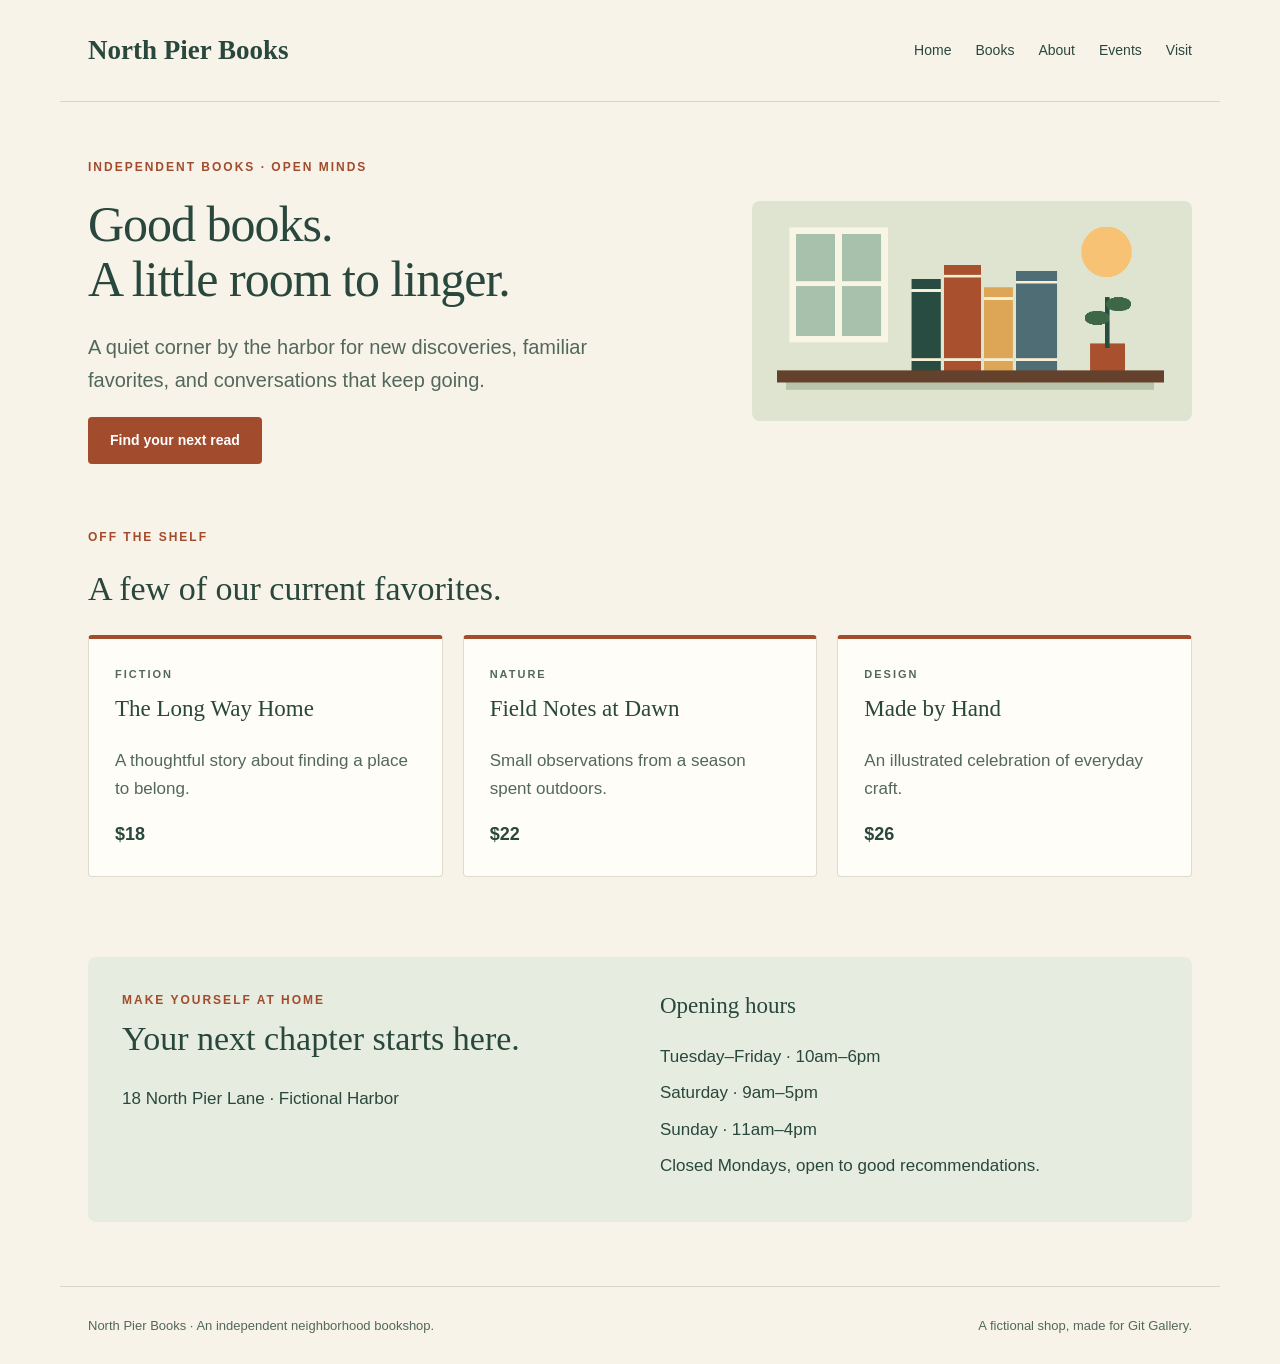
<file: index.html>
<!doctype html>
<html lang="en">
<head>
    <meta charset="utf-8">
    <meta name="viewport" content="width=device-width, initial-scale=1">
    <title>Welcome | North Pier Books</title>
    <link rel="stylesheet" href="styles.css">
</head>
<body>
    <header class="site-header">
        <a class="brand" href="index.html">North Pier Books</a>
        <nav aria-label="Main navigation"><a href="index.html">Home</a> <a href="index.html#books">Books</a> <a href="about.html">About</a> <a href="events.html">Events</a> <a href="index.html#visit">Visit</a></nav>
    </header>
    <main>
        <section class="hero">
            <div class="hero-copy">
                <p class="eyebrow">Independent books · Open minds</p>
                <h1>Good books.<br>A little room to linger.</h1>
                <p class="lede">A quiet corner by the harbor for new discoveries, familiar favorites, and conversations that keep going.</p>
                <a class="button" href="#books">Find your next read</a>
            </div>
        <img class="hero-art" src="assets/reading-room.png" width="800" height="400" alt="Original illustration of books on a shelf beside a window and plant">
        </section>
        <section id="books"><p class="eyebrow">Off the shelf</p><h2>A few of our current favorites.</h2><div class="shelf">
                <article class="book"><p class="category">Fiction</p><h3>The Long Way Home</h3><p>A thoughtful story about finding a place to belong.</p><span class="price">$18</span></article>
                <article class="book"><p class="category">Nature</p><h3>Field Notes at Dawn</h3><p>Small observations from a season spent outdoors.</p><span class="price">$22</span></article>
                <article class="book"><p class="category">Design</p><h3>Made by Hand</h3><p>An illustrated celebration of everyday craft.</p><span class="price">$26</span></article>
            </div></section>
        <section class="visit" id="visit">
            <div><p class="eyebrow">Make yourself at home</p><h2>Your next chapter starts here.</h2><p>18 North Pier Lane · Fictional Harbor</p></div>
            <div><h3>Opening hours</h3><p>Tuesday–Friday · 10am–6pm</p><p>Saturday · 9am–5pm</p><p>Sunday · 11am–4pm</p><p>Closed Mondays, open to good recommendations.</p></div>
        </section>
    </main>
    <footer class="site-footer">
        <span>North Pier Books · An independent neighborhood bookshop.</span>
        <span>A fictional shop, made for Git Gallery.</span>
    </footer>
</body>
</html>
</file>
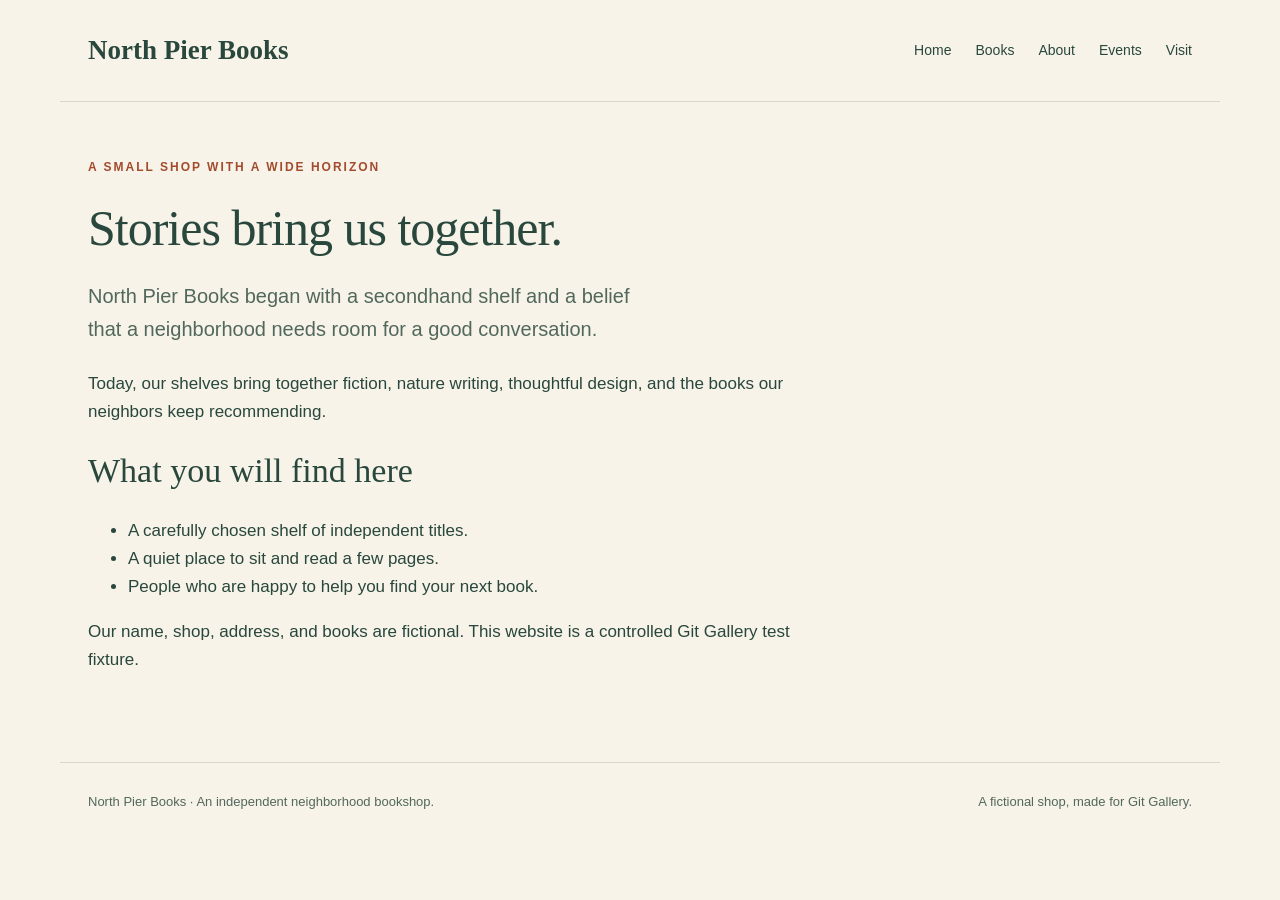
<file: about.html>
<!doctype html>
<html lang="en">
<head>
    <meta charset="utf-8">
    <meta name="viewport" content="width=device-width, initial-scale=1">
    <title>Our story | North Pier Books</title>
    <link rel="stylesheet" href="styles.css">
</head>
<body>
    <header class="site-header">
        <a class="brand" href="index.html">North Pier Books</a>
        <nav aria-label="Main navigation"><a href="index.html">Home</a> <a href="index.html#books">Books</a> <a href="about.html">About</a> <a href="events.html">Events</a> <a href="index.html#visit">Visit</a></nav>
    </header>
    <main>
        <section class="story"><p class="eyebrow">A small shop with a wide horizon</p><h1>Stories bring us together.</h1><p class="lede">North Pier Books began with a secondhand shelf and a belief that a neighborhood needs room for a good conversation.</p><p>Today, our shelves bring together fiction, nature writing, thoughtful design, and the books our neighbors keep recommending.</p><h2>What you will find here</h2><ul><li>A carefully chosen shelf of independent titles.</li><li>A quiet place to sit and read a few pages.</li><li>People who are happy to help you find your next book.</li></ul><p>Our name, shop, address, and books are fictional. This website is a controlled Git Gallery test fixture.</p></section>
    </main>
    <footer class="site-footer">
        <span>North Pier Books · An independent neighborhood bookshop.</span>
        <span>A fictional shop, made for Git Gallery.</span>
    </footer>
</body>
</html>
</file>
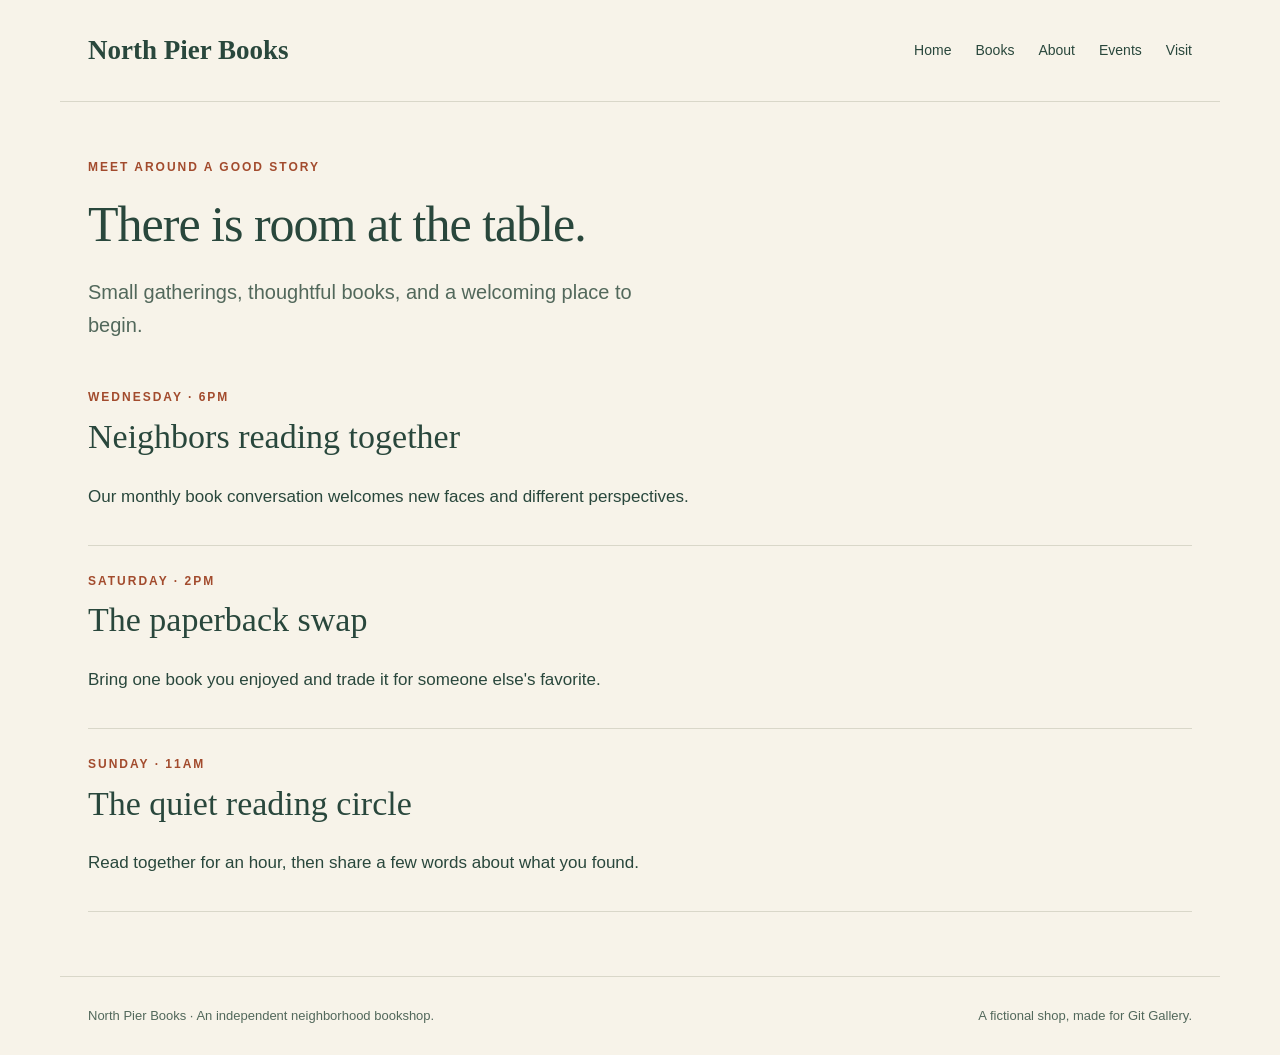
<file: events.html>
<!doctype html>
<html lang="en">
<head>
    <meta charset="utf-8">
    <meta name="viewport" content="width=device-width, initial-scale=1">
    <title>Events | North Pier Books</title>
    <link rel="stylesheet" href="styles.css">
</head>
<body>
    <header class="site-header">
        <a class="brand" href="index.html">North Pier Books</a>
        <nav aria-label="Main navigation"><a href="index.html">Home</a> <a href="index.html#books">Books</a> <a href="about.html">About</a> <a href="events.html">Events</a> <a href="index.html#visit">Visit</a></nav>
    </header>
    <main>
        <section><p class="eyebrow">Meet around a good story</p><h1>There is room at the table.</h1><p class="lede">Small gatherings, thoughtful books, and a welcoming place to begin.</p><article class="event"><p class="eyebrow">Wednesday · 6pm</p><h2>Neighbors reading together</h2><p>Our monthly book conversation welcomes new faces and different perspectives.</p></article><article class="event"><p class="eyebrow">Saturday · 2pm</p><h2>The paperback swap</h2><p>Bring one book you enjoyed and trade it for someone else's favorite.</p></article><article class="event"><p class="eyebrow">Sunday · 11am</p><h2>The quiet reading circle</h2><p>Read together for an hour, then share a few words about what you found.</p></article></section>
    </main>
    <footer class="site-footer">
        <span>North Pier Books · An independent neighborhood bookshop.</span>
        <span>A fictional shop, made for Git Gallery.</span>
    </footer>
</body>
</html>
</file>
<file: styles.css>
* { box-sizing: border-box; }
body { margin: 0; background: #f7f3e9; color: #29473c; font-family: Arial, Helvetica, sans-serif; font-size: 17px; line-height: 1.65; }
a { color: #a24b2d; text-underline-offset: 5px; }
.site-header, main, .site-footer { max-width: 1160px; margin: 0 auto; padding: 28px; }
.site-header { display: flex; align-items: center; justify-content: space-between; gap: 24px; flex-wrap: wrap; border-bottom: 1px solid #d9d7c9; }
.brand { color: #29473c; font-family: Georgia, serif; font-size: 27px; font-weight: bold; text-decoration: none; }
nav { display: flex; gap: 24px; flex-wrap: wrap; font-size: 14px; }
nav a { color: #29473c; text-decoration: none; }
main { padding-top: 56px; padding-bottom: 64px; }
h1, h2, h3, p { margin-top: 0; }
h1 { font-family: Georgia, serif; font-size: 50px; font-weight: normal; line-height: 1.1; letter-spacing: -1px; margin-bottom: 24px; }
h2 { font-family: Georgia, serif; font-size: 34px; font-weight: normal; line-height: 1.25; margin-bottom: 24px; }
h3 { font-family: Georgia, serif; font-size: 23px; font-weight: normal; line-height: 1.3; }
.eyebrow { color: #a24b2d; font-size: 12px; font-weight: bold; letter-spacing: 2px; text-transform: uppercase; margin-bottom: 20px; }
.lede { font-size: 20px; color: #52685b; max-width: 570px; }
.hero { display: flex; align-items: center; flex-wrap: wrap; gap: 36px; }
.hero-copy { flex: 1 1 360px; }
.hero-art { width: 440px; max-width: 100%; height: auto; border-radius: 8px; }
.button { display: inline-block; background: #a24b2d; color: #ffffff; padding: 12px 22px; border-radius: 4px; text-decoration: none; font-size: 14px; font-weight: bold; }
section + section { margin-top: 64px; }
.shelf { display: flex; flex-wrap: wrap; gap: 20px; }
.book { flex: 1 1 240px; padding: 26px; background: #fffdf7; border: 1px solid #dedacc; border-top: 4px solid #a24b2d; border-radius: 4px; margin-bottom: 16px; }
.book h3 { font-size: 23px; }
.book p { color: #52685b; }
.category { font-size: 11px; font-weight: bold; letter-spacing: 2px; text-transform: uppercase; }
.price { color: #29473c; font-size: 18px; font-weight: bold; }
.visit { display: flex; gap: 40px; flex-wrap: wrap; background: #e6ecdf; padding: 34px; border-radius: 8px; }
.visit div { flex: 1 1 280px; }
.visit p { margin-bottom: 8px; }
.announcement { background: #a24b2d; color: #ffffff; padding: 34px; border-radius: 8px; }
.announcement p { max-width: 720px; margin-bottom: 0; }
.noticeboard { display: flex; flex-wrap: wrap; gap: 28px; }
.notice { flex: 1 1 300px; border-top: 2px solid #c6cdbd; padding-top: 22px; }
.story { max-width: 740px; }
.story p { margin-bottom: 24px; }
.event { padding: 26px 0; border-bottom: 1px solid #d9d7c9; }
.event p { margin-bottom: 8px; max-width: 760px; }
.site-footer { display: flex; justify-content: space-between; flex-wrap: wrap; gap: 18px; border-top: 1px solid #d9d7c9; font-size: 13px; color: #52685b; }
</file>
